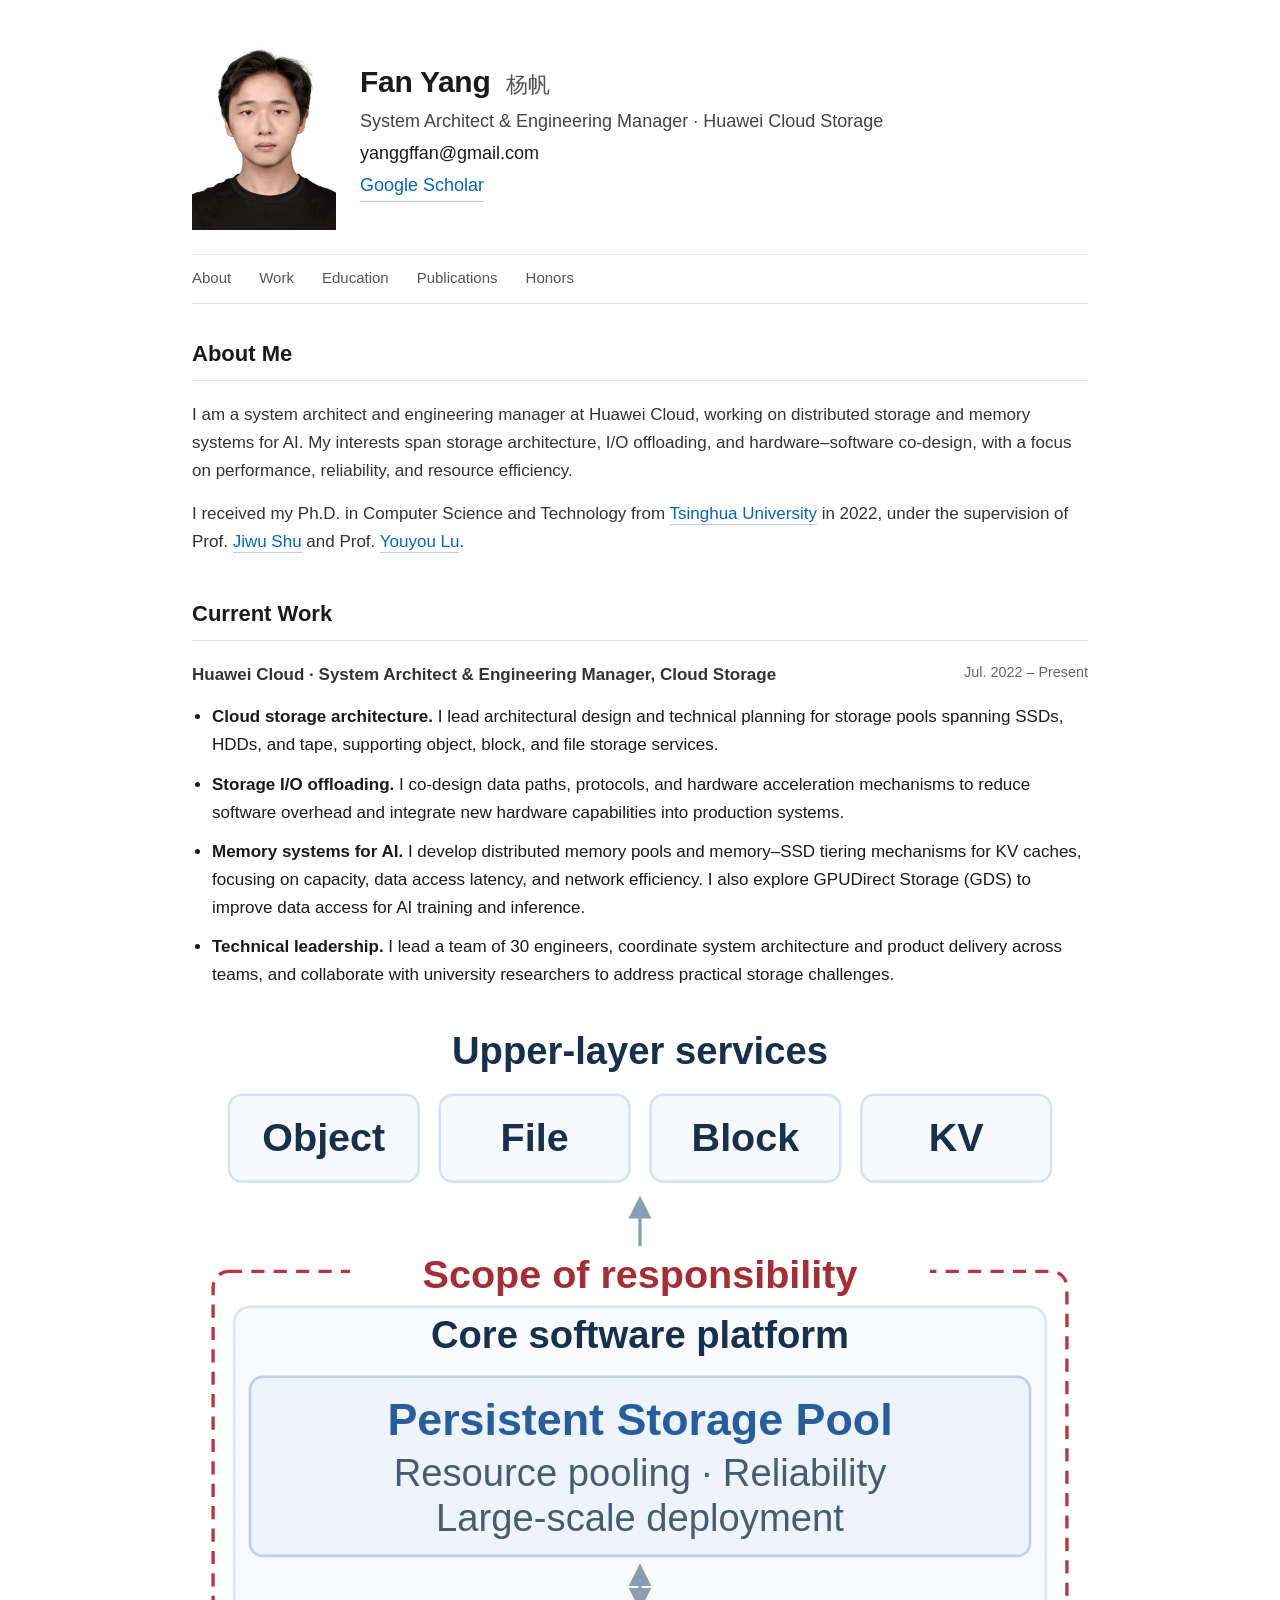
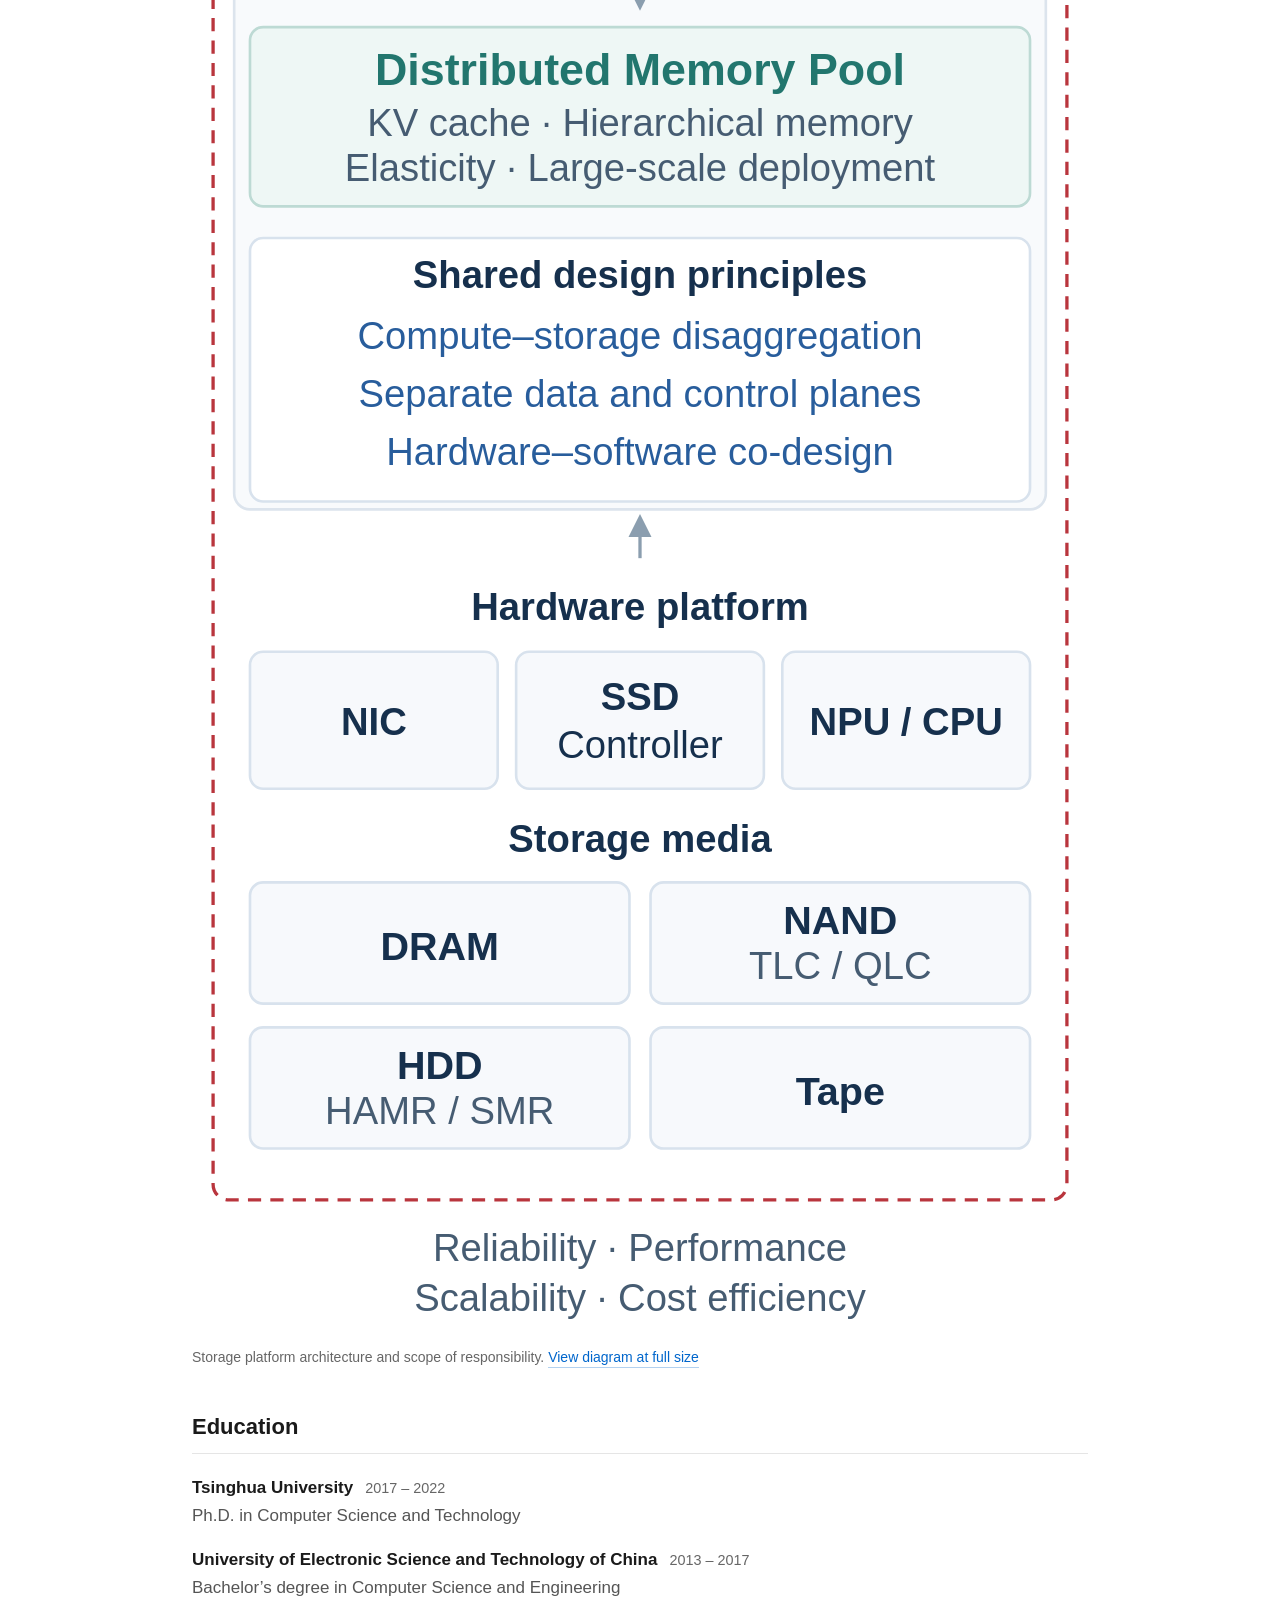
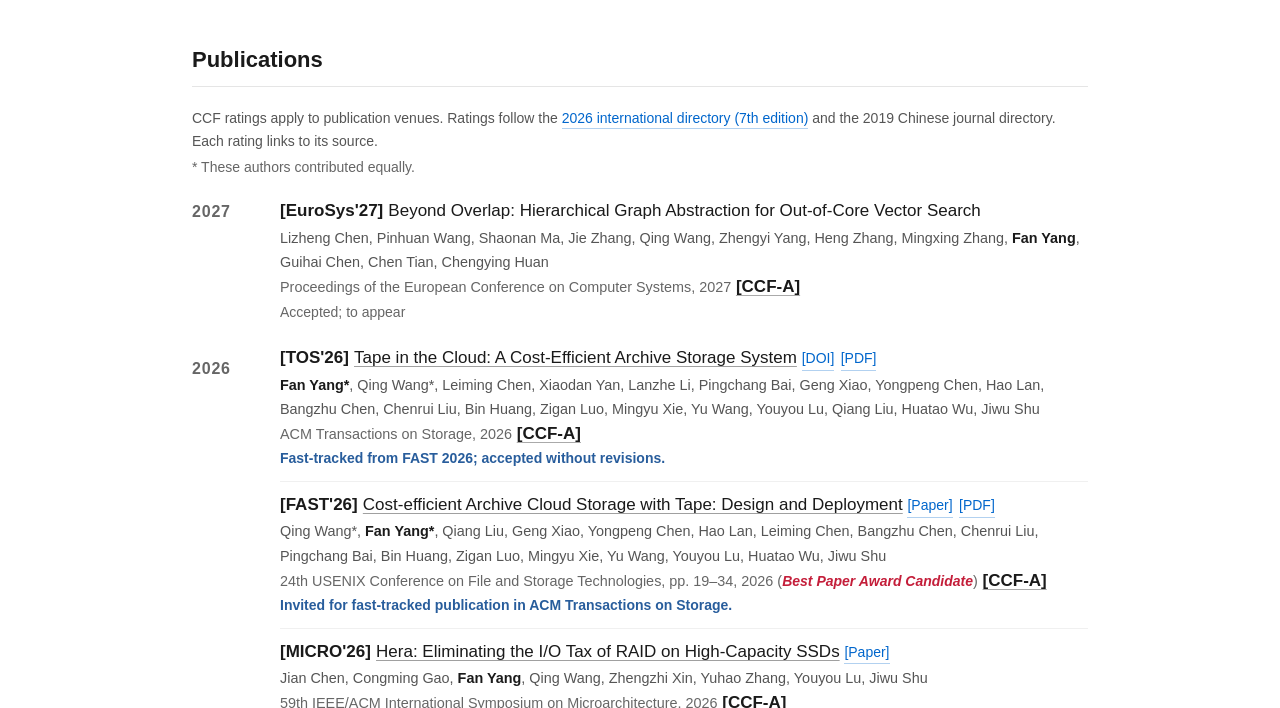
<file: index.html>
<!DOCTYPE html>
<html lang="en">
<head>
  <meta charset="UTF-8" />
  <meta name="viewport" content="width=device-width, initial-scale=1.0, viewport-fit=cover" />
  <meta name="theme-color" content="#ffffff" />
  <title>Fan Yang (杨帆) | yfrank1 | AI &amp; Cloud Storage</title>
  <meta name="description" content="Fan Yang is a system architect and engineering manager at Huawei Cloud with a Ph.D. from Tsinghua University. His work focuses on distributed storage, storage I/O offloading, and memory systems for AI." />
  <meta name="keywords" content="Fan Yang, 杨帆, Huawei Cloud, Tsinghua University, distributed storage, storage architecture, I/O offload, persistent memory, KV cache" />
  <meta name="author" content="Fan Yang" />
  <link rel="canonical" href="https://yfrank1.github.io/" />
  <meta property="og:type" content="website" />
  <meta property="og:url" content="https://yfrank1.github.io/" />
  <meta property="og:title" content="Fan Yang (杨帆) | yfrank1 | AI &amp; Cloud Storage" />
  <meta property="og:description" content="Fan Yang is a system architect and engineering manager at Huawei Cloud specializing in distributed storage, hardware–software co-design, and memory systems for AI." />
  <meta property="og:image" content="https://yfrank1.github.io/assets/social-card.png?v=20261113" />
  <meta property="og:image:type" content="image/png" />
  <meta property="og:image:width" content="1200" />
  <meta property="og:image:height" content="630" />
  <meta property="og:image:alt" content="Fan Yang — AI &amp; Cloud Storage" />
  <meta property="og:locale" content="en_US" />
  <meta name="twitter:card" content="summary_large_image" />
  <meta name="twitter:title" content="Fan Yang (杨帆) | yfrank1 | AI &amp; Cloud Storage" />
  <meta name="twitter:description" content="Fan Yang is a system architect and engineering manager at Huawei Cloud specializing in distributed storage, hardware–software co-design, and memory systems for AI." />
  <meta name="twitter:image" content="https://yfrank1.github.io/assets/social-card.png?v=20261113" />
  <meta name="twitter:image:alt" content="Fan Yang — AI &amp; Cloud Storage" />
  <link rel="icon" href="assets/favicon.svg" type="image/svg+xml" />
  <link rel="icon" href="assets/favicon-48.png" type="image/png" sizes="48x48" />
  <link rel="stylesheet" href="style.css?v=20261011" />
  <script type="application/ld+json">
  {
    "@context": "https://schema.org",
    "@type": "Person",
    "name": "Fan Yang",
    "alternateName": "杨帆",
    "jobTitle": "System Architect and Engineering Manager, Cloud Storage",
    "worksFor": {
      "@type": "Organization",
      "name": "Huawei Cloud"
    },
    "alumniOf": [
      {"@type": "CollegeOrUniversity", "name": "Tsinghua University"},
      {"@type": "CollegeOrUniversity", "name": "University of Electronic Science and Technology of China"}
    ],
    "url": "https://yfrank1.github.io/",
    "image": "https://yfrank1.github.io/assets/yf-portrait-432.webp",
    "email": "mailto:yanggffan@gmail.com",
    "sameAs": ["https://storage.cs.tsinghua.edu.cn/~yf/", "https://scholar.google.com/citations?user=eyyrEU0AAAAJ&hl=en"],
    "knowsAbout": ["distributed storage", "storage architecture", "storage I/O offload", "hardware–software co-design", "persistent memory", "KV cache", "memory pooling"]
  }
  </script>
</head>
<body>
  <a class="skip-link" href="#main">Skip to content</a>
  <div class="page-wrap">
    <header class="header-flex">
      <img src="assets/yf-portrait-288.webp" srcset="assets/yf-portrait-288.webp 288w, assets/yf-portrait-432.webp 432w"
        sizes="(max-width: 567px) 88px, (min-width: 768px) 144px, 112px"
        alt="Fan Yang" class="profile-portrait" width="288" height="395" fetchpriority="high" />
      <div class="info">
        <h1>Fan Yang <span class="name-zh" lang="zh-CN">杨帆</span></h1>
        <p>System Architect &amp; Engineering Manager · Huawei Cloud Storage</p>
        <p><a href="mailto:yanggffan@gmail.com" class="email-link">yanggffan@gmail.com</a></p>
        <p class="profile-links">
          <a href="https://scholar.google.com/citations?user=eyyrEU0AAAAJ&amp;hl=en" target="_blank" rel="noopener noreferrer" class="blue-tag">Google Scholar</a>
        </p>
      </div>
    </header>
    <nav class="section-nav" aria-label="Page sections">
      <a href="#about">About</a>
      <a href="#work">Work</a>
      <a href="#education">Education</a>
      <a href="#publications">Publications</a>
      <a href="#awards">Honors</a>
    </nav>
    <main id="main">
      <section id="about">
        <h2>About Me</h2>
        <p>I am a system architect and engineering manager at Huawei Cloud, working on distributed storage and memory systems for AI.
          My interests span storage architecture, I/O offloading, and hardware–software co-design,
          with a focus on performance, reliability, and resource efficiency.</p>
        <p>I received my Ph.D. in Computer Science and Technology from <a href="https://www.tsinghua.edu.cn/en/" class="blue-tag">Tsinghua University</a>
          in 2022, under the supervision of Prof. <a href="https://storage.cs.tsinghua.edu.cn/~jiwu-shu/" class="blue-tag">Jiwu Shu</a>
          and Prof. <a href="https://storage.cs.tsinghua.edu.cn/~lu/" class="blue-tag">Youyou Lu</a>.</p>
      </section>
      <section id="work">
        <h2>Current Work</h2>
        <p class="experience-heading"><strong>Huawei Cloud · System Architect &amp; Engineering Manager, Cloud Storage</strong><span class="period">Jul. 2022 – Present</span></p>
        <ul class="work-list">
          <li><strong>Cloud storage architecture.</strong> I lead architectural design and technical planning for storage pools spanning SSDs, HDDs, and tape,
            supporting object, block, and file storage services.</li>
          <li><strong>Storage I/O offloading.</strong> I co-design data paths, protocols, and hardware acceleration mechanisms to reduce software overhead
            and integrate new hardware capabilities into production systems.</li>
          <li><strong>Memory systems for AI.</strong> I develop distributed memory pools and memory–SSD tiering mechanisms for KV caches,
            focusing on capacity, data access latency, and network efficiency. I also explore GPUDirect Storage (GDS)
            to improve data access for AI training and inference.</li>
          <li><strong>Technical leadership.</strong> I lead a team of 30 engineers, coordinate system architecture and product delivery across teams,
            and collaborate with university researchers to address practical storage challenges.</li>
        </ul>
        <figure class="work-architecture">
          <a class="work-architecture-image" href="assets/huawei-work-architecture.png?v=20261113" target="_blank" rel="noopener" aria-label="View the storage architecture diagram at full size">
            <picture>
              <source media="(max-width: 567px)" srcset="assets/huawei-work-architecture-mobile.svg?v=20261113" width="680" height="1460" />
              <img src="assets/huawei-work-architecture.svg?v=20261113" width="1800" height="880" loading="lazy" decoding="async"
                alt="Bottom-up architecture: hardware and storage media support the core software platform, which supports object, file, block, and KV services. Upward arrows show this support. The dashed boundary highlights my responsibilities for platform software and co-design across software, hardware, and storage media." />
            </picture>
          </a>
          <figcaption>Storage platform architecture and scope of responsibility. <a href="assets/huawei-work-architecture.png?v=20261113" class="blue-tag" target="_blank" rel="noopener">View diagram at full size</a></figcaption>
        </figure>
      </section>
      <section id="education">
        <h2>Education</h2>
        <ul class="education-list">
          <li><strong>Tsinghua University</strong><span class="period">2017 – 2022</span>
            <span class="education-detail">Ph.D. in Computer Science and Technology</span></li>
          <li><strong>University of Electronic Science and Technology of China</strong><span class="period">2013 – 2017</span>
            <span class="education-detail">Bachelor’s degree in Computer Science and Engineering</span></li>
        </ul>
      </section>
      <section id="publications">
        <h2>Publications</h2>
        <p class="ccf-basis">CCF ratings apply to publication venues. Ratings follow the <a href="https://www.ccf.org.cn/Academic_Evaluation/By_category/" class="blue-tag">2026 international directory (7th edition)</a>
          and the 2019 Chinese journal directory. Each rating links to its source.</p>
        <p class="publication-note">* These authors contributed equally.</p>
        <div id="paper-list" data-state="ready" data-count="13">
<h3>2027</h3>
<ul>
<li><span class="paper-heading"><strong class="paper-venue-tag">[EuroSys&#39;27]</strong><span class="paper-title">Beyond Overlap: Hierarchical Graph Abstraction for Out-of-Core Vector Search</span></span><span class="authors">Lizheng Chen, Pinhuan Wang, Shaonan Ma, Jie Zhang, Qing Wang, Zhengyi Yang, Heng Zhang, Mingxing Zhang, <strong class="highlight">Fan Yang</strong>, Guihai Chen, Chen Tian, Chengying Huan</span><br><span class="venue-full">Proceedings of the European Conference on Computer Systems, 2027</span> <a href="https://www.ccf.org.cn/Academic_Evaluation/By_category/" target="_blank" rel="noopener noreferrer" class="ccf-rating" aria-label="CCF-A classification source for EuroSys&#39;27">[CCF-A]</a><br><span class="paper-note">Accepted; to appear</span></li>
</ul>
<h3>2026</h3>
<ul>
<li><span class="paper-heading"><strong class="paper-venue-tag">[TOS&#39;26]</strong><a href="https://doi.org/10.1145/3849624" target="_blank" rel="noopener noreferrer" class="paper-title">Tape in the Cloud: A Cost-Efficient Archive Storage System</a> <span class="paper-resources"><a href="https://doi.org/10.1145/3849624" target="_blank" rel="noopener noreferrer" class="blue-tag paper-resource" aria-label="DOI: Tape in the Cloud: A Cost-Efficient Archive Storage System">[DOI]</a> <a href="https://dl.acm.org/doi/pdf/10.1145/3849624" target="_blank" rel="noopener noreferrer" class="blue-tag paper-resource" aria-label="PDF: Tape in the Cloud: A Cost-Efficient Archive Storage System">[PDF]</a></span></span><span class="authors"><strong class="highlight">Fan Yang*</strong>, Qing Wang*, Leiming Chen, Xiaodan Yan, Lanzhe Li, Pingchang Bai, Geng Xiao, Yongpeng Chen, Hao Lan, Bangzhu Chen, Chenrui Liu, Bin Huang, Zigan Luo, Mingyu Xie, Yu Wang, Youyou Lu, Qiang Liu, Huatao Wu, Jiwu Shu</span><br><span class="venue-full">ACM Transactions on Storage, 2026</span> <a href="https://www.ccf.org.cn/Academic_Evaluation/By_category/" target="_blank" rel="noopener noreferrer" class="ccf-rating" aria-label="CCF-A classification source for TOS&#39;26">[CCF-A]</a><br><span class="paper-note paper-note-highlight">Fast-tracked from FAST 2026; accepted without revisions.</span></li>
<li><span class="paper-heading"><strong class="paper-venue-tag">[FAST&#39;26]</strong><a href="https://www.usenix.org/conference/fast26/presentation/wang" target="_blank" rel="noopener noreferrer" class="paper-title">Cost-efficient Archive Cloud Storage with Tape: Design and Deployment</a> <span class="paper-resources"><a href="https://www.usenix.org/conference/fast26/presentation/wang" target="_blank" rel="noopener noreferrer" class="blue-tag paper-resource" aria-label="Paper: Cost-efficient Archive Cloud Storage with Tape: Design and Deployment">[Paper]</a> <a href="https://www.usenix.org/system/files/fast26-wang.pdf" target="_blank" rel="noopener noreferrer" class="blue-tag paper-resource" aria-label="PDF: Cost-efficient Archive Cloud Storage with Tape: Design and Deployment">[PDF]</a></span></span><span class="authors">Qing Wang*, <strong class="highlight">Fan Yang*</strong>, Qiang Liu, Geng Xiao, Yongpeng Chen, Hao Lan, Leiming Chen, Bangzhu Chen, Chenrui Liu, Pingchang Bai, Bin Huang, Zigan Luo, Mingyu Xie, Yu Wang, Youyou Lu, Huatao Wu, Jiwu Shu</span><br><span class="venue-full">24th USENIX Conference on File and Storage Technologies, pp. 19–34, 2026 (<strong class="award-inline"><em>Best Paper Award Candidate</em></strong>)</span> <a href="https://www.ccf.org.cn/Academic_Evaluation/By_category/" target="_blank" rel="noopener noreferrer" class="ccf-rating" aria-label="CCF-A classification source for FAST&#39;26">[CCF-A]</a><br><span class="paper-note paper-note-highlight">Invited for fast-tracked publication in ACM Transactions on Storage.</span></li>
<li><span class="paper-heading"><strong class="paper-venue-tag">[MICRO&#39;26]</strong><a href="https://www.microarch.org/micro59/program/" target="_blank" rel="noopener noreferrer" class="paper-title">Hera: Eliminating the I/O Tax of RAID on High-Capacity SSDs</a> <span class="paper-resources"><a href="https://www.microarch.org/micro59/program/" target="_blank" rel="noopener noreferrer" class="blue-tag paper-resource" aria-label="Paper: Hera: Eliminating the I/O Tax of RAID on High-Capacity SSDs">[Paper]</a></span></span><span class="authors">Jian Chen, Congming Gao, <strong class="highlight">Fan Yang</strong>, Qing Wang, Zhengzhi Xin, Yuhao Zhang, Youyou Lu, Jiwu Shu</span><br><span class="venue-full">59th IEEE/ACM International Symposium on Microarchitecture, 2026</span> <a href="https://www.ccf.org.cn/Academic_Evaluation/By_category/" target="_blank" rel="noopener noreferrer" class="ccf-rating" aria-label="CCF-A classification source for MICRO&#39;26">[CCF-A]</a></li>
</ul>
<h3>2022</h3>
<ul>
<li><span class="paper-heading"><strong class="paper-venue-tag">[PACT&#39;22]</strong><a href="https://doi.org/10.1145/3559009.3569676" target="_blank" rel="noopener noreferrer" class="paper-title">Efficient Atomic Durability on eADR-enabled Persistent Memory</a> <span class="paper-resources"><a href="https://doi.org/10.1145/3559009.3569676" target="_blank" rel="noopener noreferrer" class="blue-tag paper-resource" aria-label="DOI: Efficient Atomic Durability on eADR-enabled Persistent Memory">[DOI]</a></span></span><span class="authors">Taiyu Zhou, Yajuan Du, <strong class="highlight">Fan Yang</strong>, Xiaojian Liao, Youyou Lu</span><br><span class="venue-full">31st International Conference on Parallel Architectures and Compilation Techniques, 2022</span> <a href="https://www.ccf.org.cn/Academic_Evaluation/By_category/" target="_blank" rel="noopener noreferrer" class="ccf-rating" aria-label="CCF-B classification source for PACT&#39;22">[CCF-B]</a></li>
</ul>
<h3>2021</h3>
<ul>
<li><span class="paper-heading"><strong class="paper-venue-tag">[ICDE&#39;21]</strong><a href="https://doi.org/10.1109/ICDE51399.2021.00093" target="_blank" rel="noopener noreferrer" class="paper-title">Aria: Tolerating Skewed Workloads in Secure In-memory Key-value Stores</a> <span class="paper-resources"><a href="https://doi.org/10.1109/ICDE51399.2021.00093" target="_blank" rel="noopener noreferrer" class="blue-tag paper-resource" aria-label="DOI: Aria: Tolerating Skewed Workloads in Secure In-memory Key-value Stores">[DOI]</a> <a href="https://storage.cs.tsinghua.edu.cn/papers/icde21-aria.pdf" target="_blank" rel="noopener noreferrer" class="blue-tag paper-resource" aria-label="PDF: Aria: Tolerating Skewed Workloads in Secure In-memory Key-value Stores">[PDF]</a></span></span><span class="authors"><strong class="highlight">Fan Yang</strong>, Youmin Chen, Youyou Lu, Qing Wang, Jiwu Shu</span><br><span class="venue-full">37th IEEE International Conference on Data Engineering, pp. 1020–1031, 2021</span> <a href="https://www.ccf.org.cn/Academic_Evaluation/By_category/" target="_blank" rel="noopener noreferrer" class="ccf-rating" aria-label="CCF-A classification source for ICDE&#39;21">[CCF-A]</a></li>
</ul>
<h3>2020</h3>
<ul>
<li><span class="paper-heading"><strong class="paper-venue-tag">[TOS&#39;20]</strong><a href="https://storage.cs.tsinghua.edu.cn/papers/tos20shieldnvm.pdf" target="_blank" rel="noopener noreferrer" class="paper-title">ShieldNVM: An Efficient and Fast Recoverable System for Secure Non-Volatile Memory</a> <span class="paper-resources"><a href="https://storage.cs.tsinghua.edu.cn/papers/tos20shieldnvm.pdf" target="_blank" rel="noopener noreferrer" class="blue-tag paper-resource" aria-label="PDF: ShieldNVM: An Efficient and Fast Recoverable System for Secure Non-Volatile Memory">[PDF]</a></span></span><span class="authors"><strong class="highlight">Fan Yang</strong>, Youmin Chen, Haiyu Mao, Youyou Lu, Jiwu Shu</span><br><span class="venue-full">ACM Transactions on Storage, 16(2), pp. 1–31, 2020</span> <a href="https://www.ccf.org.cn/Academic_Evaluation/By_category/" target="_blank" rel="noopener noreferrer" class="ccf-rating" aria-label="CCF-A classification source for TOS&#39;20">[CCF-A]</a></li>
<li><span class="paper-heading"><strong class="paper-venue-tag">[CRAD&#39;20]</strong><a href="https://crad.ict.ac.cn/cn/article/doi/10.7544/issn1000-1239.2020.20190820" target="_blank" rel="noopener noreferrer" class="paper-title">Survey on Secure Persistent Memory Storage</a> <span class="paper-resources"><a href="https://crad.ict.ac.cn/cn/article/doi/10.7544/issn1000-1239.2020.20190820" target="_blank" rel="noopener noreferrer" class="blue-tag paper-resource" aria-label="Paper: Survey on Secure Persistent Memory Storage">[Paper]</a> <a href="https://crad.ict.ac.cn/cn/article/pdf/preview/10.7544/issn1000-1239.2020.20190820.pdf" target="_blank" rel="noopener noreferrer" class="blue-tag paper-resource" aria-label="PDF: Survey on Secure Persistent Memory Storage">[PDF]</a></span></span><span class="authors"><strong class="highlight">Fan Yang</strong>, Fei Li, Jiwu Shu</span><br><span class="venue-full">Journal of Computer Research and Development, 57(5): 912–927 (in Chinese), 2020</span> <a href="https://www.ict.ac.cn/xscbw/jsjyjyfz/" target="_blank" rel="noopener noreferrer" class="ccf-rating" aria-label="CCF-A (Chinese journals) classification source for CRAD&#39;20">[CCF-A (Chinese journals)]</a></li>
<li><span class="paper-heading"><strong class="paper-venue-tag">[ACM MM&#39;20]</strong><a href="https://doi.org/10.1145/3394171.3413923" target="_blank" rel="noopener noreferrer" class="paper-title">InvisibleFL: Federated Learning over Non-Informative Intermediate Updates against Multimedia Privacy Leakages</a> <span class="paper-resources"><a href="https://doi.org/10.1145/3394171.3413923" target="_blank" rel="noopener noreferrer" class="blue-tag paper-resource" aria-label="DOI: InvisibleFL: Federated Learning over Non-Informative Intermediate Updates against Multimedia Privacy Leakages">[DOI]</a></span></span><span class="authors">Qiushi Li, Wenwu Zhu, Chao Wu, Xinglin Pan, <strong class="highlight">Fan Yang</strong>, Yuezhi Zhou, Yaoxue Zhang</span><br><span class="venue-full">28th ACM International Conference on Multimedia, pp. 753–762, 2020</span> <a href="https://www.ccf.org.cn/Academic_Evaluation/By_category/" target="_blank" rel="noopener noreferrer" class="ccf-rating" aria-label="CCF-A classification source for ACM MM&#39;20">[CCF-A]</a></li>
<li><span class="paper-heading"><strong class="paper-venue-tag">[DAC&#39;20]</strong><a href="https://storage.cs.tsinghua.edu.cn/papers/dac20-sp3.pdf" target="_blank" rel="noopener noreferrer" class="paper-title">Improving the Concurrency Performance of Persistent Memory Transactions on Multicores</a> <span class="paper-resources"><a href="https://storage.cs.tsinghua.edu.cn/papers/dac20-sp3.pdf" target="_blank" rel="noopener noreferrer" class="blue-tag paper-resource" aria-label="PDF: Improving the Concurrency Performance of Persistent Memory Transactions on Multicores">[PDF]</a></span></span><span class="authors">Qing Wang, Youyou Lu, Zhongjie Wu, <strong class="highlight">Fan Yang</strong>, Jiwu Shu</span><br><span class="venue-full">57th ACM/IEEE Design Automation Conference, pp. 1–6, 2020</span> <a href="https://www.ccf.org.cn/Academic_Evaluation/By_category/" target="_blank" rel="noopener noreferrer" class="ccf-rating" aria-label="CCF-A classification source for DAC&#39;20">[CCF-A]</a></li>
<li><span class="paper-heading"><strong class="paper-venue-tag">[ASPLOS&#39;20]</strong><a href="https://storage.cs.tsinghua.edu.cn/papers/asplos20-flatstore.pdf" target="_blank" rel="noopener noreferrer" class="paper-title">FlatStore: An Efficient Log-Structured Key-Value Storage Engine for Persistent Memory</a> <span class="paper-resources"><a href="https://storage.cs.tsinghua.edu.cn/papers/asplos20-flatstore.pdf" target="_blank" rel="noopener noreferrer" class="blue-tag paper-resource" aria-label="PDF: FlatStore: An Efficient Log-Structured Key-Value Storage Engine for Persistent Memory">[PDF]</a></span></span><span class="authors">Youmin Chen, Youyou Lu, <strong class="highlight">Fan Yang</strong>, Qing Wang, Yang Wang, Jiwu Shu</span><br><span class="venue-full">25th International Conference on Architectural Support for Programming Languages and Operating Systems, 2020</span> <a href="https://www.ccf.org.cn/Academic_Evaluation/By_category/" target="_blank" rel="noopener noreferrer" class="ccf-rating" aria-label="CCF-A classification source for ASPLOS&#39;20">[CCF-A]</a></li>
</ul>
<h3>2019</h3>
<ul>
<li><span class="paper-heading"><strong class="paper-venue-tag">[DAC&#39;19]</strong><a href="https://storage.cs.tsinghua.edu.cn/papers/dac19-ccNVM.pdf" target="_blank" rel="noopener noreferrer" class="paper-title">No Compromises: Secure NVM with Crash Consistency, Write-Efficiency and High-Performance</a> <span class="paper-resources"><a href="https://storage.cs.tsinghua.edu.cn/papers/dac19-ccNVM.pdf" target="_blank" rel="noopener noreferrer" class="blue-tag paper-resource" aria-label="PDF: No Compromises: Secure NVM with Crash Consistency, Write-Efficiency and High-Performance">[PDF]</a></span></span><span class="authors"><strong class="highlight">Fan Yang</strong>, Youyou Lu, Youmin Chen, Haiyu Mao, Jiwu Shu</span><br><span class="venue-full">56th ACM/IEEE Design Automation Conference, pp. 1–6, 2019</span> <a href="https://www.ccf.org.cn/Academic_Evaluation/By_category/" target="_blank" rel="noopener noreferrer" class="ccf-rating" aria-label="CCF-A classification source for DAC&#39;19">[CCF-A]</a></li>
<li><span class="paper-heading"><strong class="paper-venue-tag">[APPT&#39;19]</strong><a href="https://doi.org/10.1007/978-3-030-29611-7_4" target="_blank" rel="noopener noreferrer" class="paper-title">Reducing Rename Overhead in Full-Path-Indexed File System</a> <span class="paper-resources"><a href="https://doi.org/10.1007/978-3-030-29611-7_4" target="_blank" rel="noopener noreferrer" class="blue-tag paper-resource" aria-label="DOI: Reducing Rename Overhead in Full-Path-Indexed File System">[DOI]</a></span></span><span class="authors">Longhua Wang, Youyou Lu, Siyang Li, <strong class="highlight">Fan Yang</strong>, Jiwu Shu</span><br><span class="venue-full">13th International Symposium on Advanced Parallel Processing Technologies, pp. 43–54, 2019</span></li>
</ul>
</div>
      </section>
      <section id="awards">
        <h2>Honors &amp; Awards</h2>
        <ul>
          <li>Best Paper Award Candidate, USENIX FAST <span class="honor-year">2026</span></li>
          <li>Outstanding Graduate, Department of Computer Science, Tsinghua University <span class="honor-year">2022</span></li>
          <li>Tang Lixin Scholarship, Tsinghua University <span class="honor-year">2021</span></li>
          <li>First-Class Comprehensive Scholarship, Tsinghua University <span class="honor-year">2020</span></li>
          <li>Renrendai Scholarship, Department of Computer Science, Tsinghua University <span class="honor-year">2019</span></li>
          <li>Grand Prize Scholarship, Ministry of Education of China <span class="honor-year">2016</span></li>
          <li>National Scholarship, Ministry of Education of China <span class="honor-year">2015</span></li>
          <li>National Scholarship, Ministry of Education of China <span class="honor-year">2014</span></li>
        </ul>
      </section>
    </main>
    <footer><p>© 2026 Fan Yang. Hosted on GitHub Pages.</p></footer>
  </div>
</body>
</html>
</file>
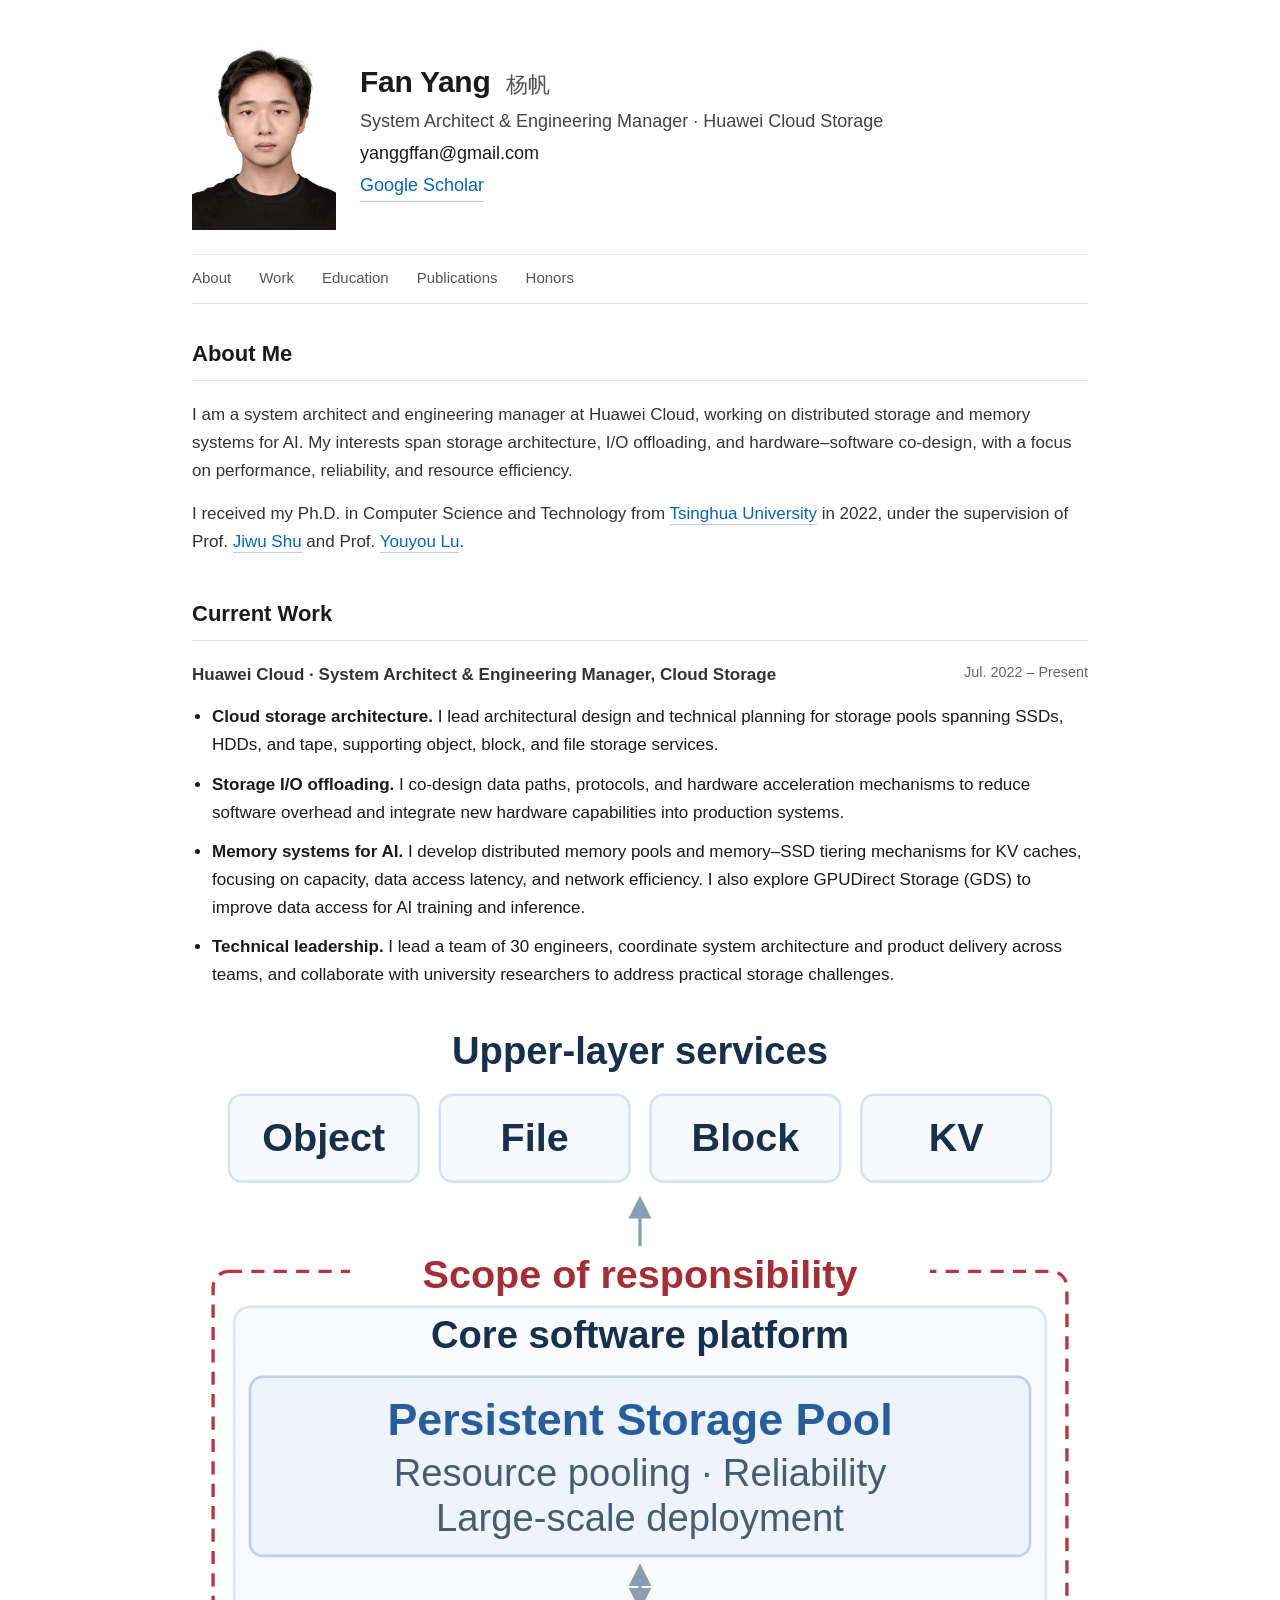
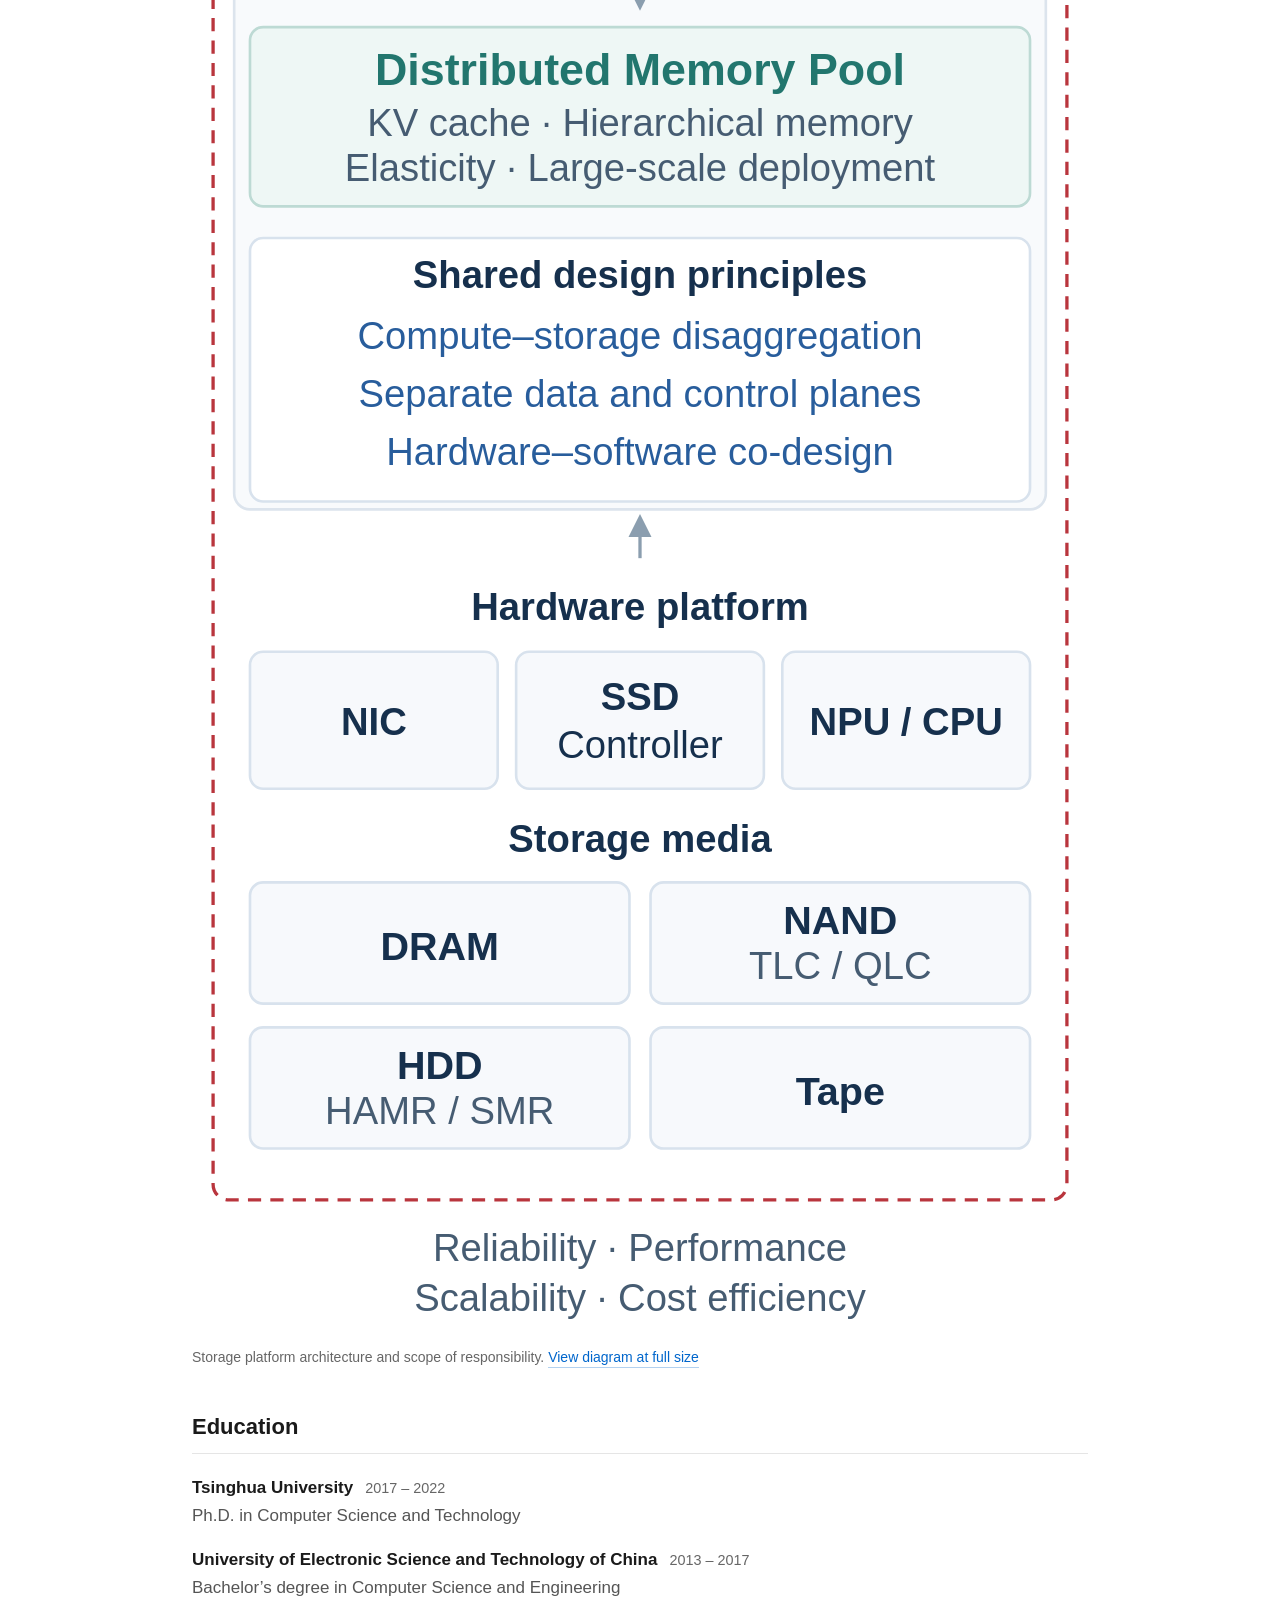
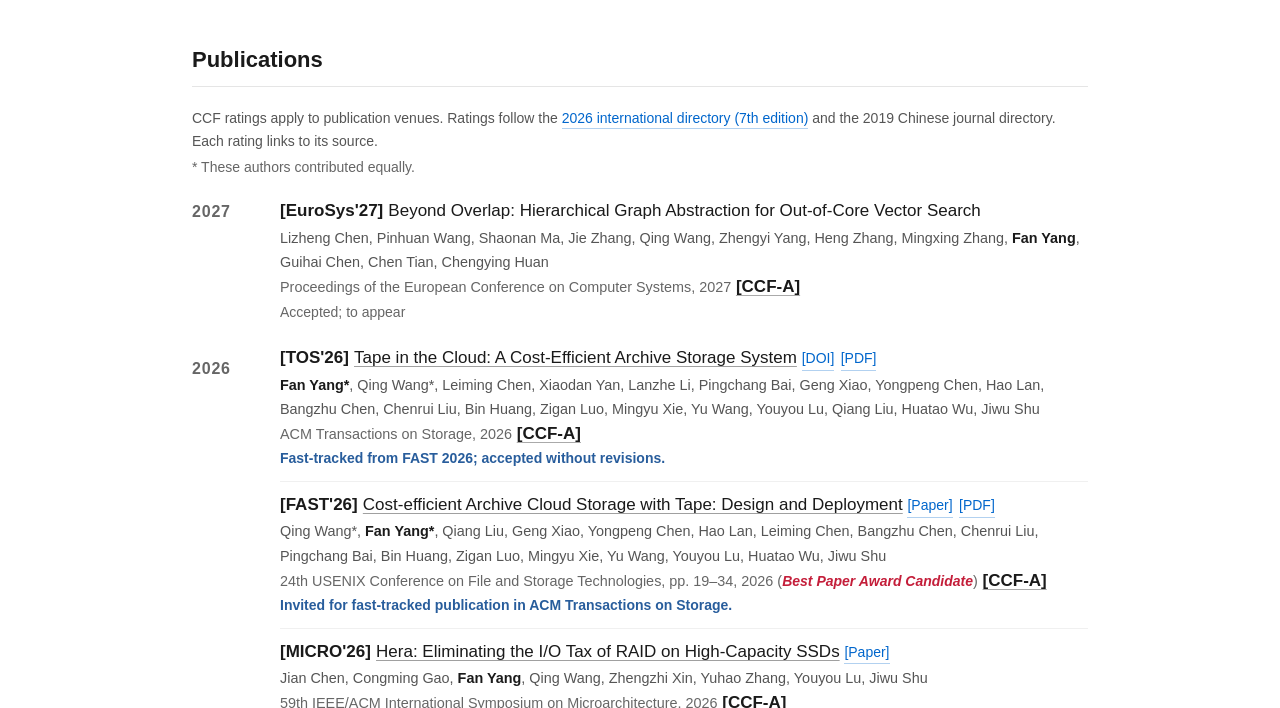
<file: js_index.html>
<!DOCTYPE html>
<html lang="en">
<head>
  <meta charset="UTF-8" />
  <meta name="viewport" content="width=device-width, initial-scale=1.0, viewport-fit=cover" />
  <meta name="theme-color" content="#ffffff" />
  <title>Fan Yang (杨帆) | yfrank1 | AI &amp; Cloud Storage</title>
  <meta name="description" content="Fan Yang is a system architect and engineering manager at Huawei Cloud with a Ph.D. from Tsinghua University. His work focuses on distributed storage, storage I/O offloading, and memory systems for AI." />
  <meta name="keywords" content="Fan Yang, 杨帆, Huawei Cloud, Tsinghua University, distributed storage, storage architecture, I/O offload, persistent memory, KV cache" />
  <meta name="author" content="Fan Yang" />
  <link rel="canonical" href="https://yfrank1.github.io/" />
  <meta property="og:type" content="website" />
  <meta property="og:url" content="https://yfrank1.github.io/" />
  <meta property="og:title" content="Fan Yang (杨帆) | yfrank1 | AI &amp; Cloud Storage" />
  <meta property="og:description" content="Fan Yang is a system architect and engineering manager at Huawei Cloud specializing in distributed storage, hardware–software co-design, and memory systems for AI." />
  <meta property="og:image" content="https://yfrank1.github.io/assets/social-card.png?v=20261113" />
  <meta property="og:image:type" content="image/png" />
  <meta property="og:image:width" content="1200" />
  <meta property="og:image:height" content="630" />
  <meta property="og:image:alt" content="Fan Yang — AI &amp; Cloud Storage" />
  <meta property="og:locale" content="en_US" />
  <meta name="twitter:card" content="summary_large_image" />
  <meta name="twitter:title" content="Fan Yang (杨帆) | yfrank1 | AI &amp; Cloud Storage" />
  <meta name="twitter:description" content="Fan Yang is a system architect and engineering manager at Huawei Cloud specializing in distributed storage, hardware–software co-design, and memory systems for AI." />
  <meta name="twitter:image" content="https://yfrank1.github.io/assets/social-card.png?v=20261113" />
  <meta name="twitter:image:alt" content="Fan Yang — AI &amp; Cloud Storage" />
  <link rel="icon" href="assets/favicon.svg" type="image/svg+xml" />
  <link rel="icon" href="assets/favicon-48.png" type="image/png" sizes="48x48" />
  <link rel="stylesheet" href="style.css?v=20261011" />
  <script type="application/ld+json">
  {
    "@context": "https://schema.org",
    "@type": "Person",
    "name": "Fan Yang",
    "alternateName": "杨帆",
    "jobTitle": "System Architect and Engineering Manager, Cloud Storage",
    "worksFor": {
      "@type": "Organization",
      "name": "Huawei Cloud"
    },
    "alumniOf": [
      {"@type": "CollegeOrUniversity", "name": "Tsinghua University"},
      {"@type": "CollegeOrUniversity", "name": "University of Electronic Science and Technology of China"}
    ],
    "url": "https://yfrank1.github.io/",
    "image": "https://yfrank1.github.io/assets/yf-portrait-432.webp",
    "email": "mailto:yanggffan@gmail.com",
    "sameAs": ["https://storage.cs.tsinghua.edu.cn/~yf/", "https://scholar.google.com/citations?user=eyyrEU0AAAAJ&hl=en"],
    "knowsAbout": ["distributed storage", "storage architecture", "storage I/O offload", "hardware–software co-design", "persistent memory", "KV cache", "memory pooling"]
  }
  </script>
</head>
<body>
  <a class="skip-link" href="#main">Skip to content</a>
  <div class="page-wrap">
    <header class="header-flex">
      <img src="assets/yf-portrait-288.webp" srcset="assets/yf-portrait-288.webp 288w, assets/yf-portrait-432.webp 432w"
        sizes="(max-width: 567px) 88px, (min-width: 768px) 144px, 112px"
        alt="Fan Yang" class="profile-portrait" width="288" height="395" fetchpriority="high" />
      <div class="info">
        <h1>Fan Yang <span class="name-zh" lang="zh-CN">杨帆</span></h1>
        <p>System Architect &amp; Engineering Manager · Huawei Cloud Storage</p>
        <p><a href="mailto:yanggffan@gmail.com" class="email-link">yanggffan@gmail.com</a></p>
        <p class="profile-links">
          <a href="https://scholar.google.com/citations?user=eyyrEU0AAAAJ&amp;hl=en" target="_blank" rel="noopener noreferrer" class="blue-tag">Google Scholar</a>
        </p>
      </div>
    </header>
    <nav class="section-nav" aria-label="Page sections">
      <a href="#about">About</a>
      <a href="#work">Work</a>
      <a href="#education">Education</a>
      <a href="#publications">Publications</a>
      <a href="#awards">Honors</a>
    </nav>
    <main id="main">
      <section id="about">
        <h2>About Me</h2>
        <p>I am a system architect and engineering manager at Huawei Cloud, working on distributed storage and memory systems for AI.
          My interests span storage architecture, I/O offloading, and hardware–software co-design,
          with a focus on performance, reliability, and resource efficiency.</p>
        <p>I received my Ph.D. in Computer Science and Technology from <a href="https://www.tsinghua.edu.cn/en/" class="blue-tag">Tsinghua University</a>
          in 2022, under the supervision of Prof. <a href="https://storage.cs.tsinghua.edu.cn/~jiwu-shu/" class="blue-tag">Jiwu Shu</a>
          and Prof. <a href="https://storage.cs.tsinghua.edu.cn/~lu/" class="blue-tag">Youyou Lu</a>.</p>
      </section>
      <section id="work">
        <h2>Current Work</h2>
        <p class="experience-heading"><strong>Huawei Cloud · System Architect &amp; Engineering Manager, Cloud Storage</strong><span class="period">Jul. 2022 – Present</span></p>
        <ul class="work-list">
          <li><strong>Cloud storage architecture.</strong> I lead architectural design and technical planning for storage pools spanning SSDs, HDDs, and tape,
            supporting object, block, and file storage services.</li>
          <li><strong>Storage I/O offloading.</strong> I co-design data paths, protocols, and hardware acceleration mechanisms to reduce software overhead
            and integrate new hardware capabilities into production systems.</li>
          <li><strong>Memory systems for AI.</strong> I develop distributed memory pools and memory–SSD tiering mechanisms for KV caches,
            focusing on capacity, data access latency, and network efficiency. I also explore GPUDirect Storage (GDS)
            to improve data access for AI training and inference.</li>
          <li><strong>Technical leadership.</strong> I lead a team of 30 engineers, coordinate system architecture and product delivery across teams,
            and collaborate with university researchers to address practical storage challenges.</li>
        </ul>
        <figure class="work-architecture">
          <a class="work-architecture-image" href="assets/huawei-work-architecture.png?v=20261113" target="_blank" rel="noopener" aria-label="View the storage architecture diagram at full size">
            <picture>
              <source media="(max-width: 567px)" srcset="assets/huawei-work-architecture-mobile.svg?v=20261113" width="680" height="1460" />
              <img src="assets/huawei-work-architecture.svg?v=20261113" width="1800" height="880" loading="lazy" decoding="async"
                alt="Bottom-up architecture: hardware and storage media support the core software platform, which supports object, file, block, and KV services. Upward arrows show this support. The dashed boundary highlights my responsibilities for platform software and co-design across software, hardware, and storage media." />
            </picture>
          </a>
          <figcaption>Storage platform architecture and scope of responsibility. <a href="assets/huawei-work-architecture.png?v=20261113" class="blue-tag" target="_blank" rel="noopener">View diagram at full size</a></figcaption>
        </figure>
      </section>
      <section id="education">
        <h2>Education</h2>
        <ul class="education-list">
          <li><strong>Tsinghua University</strong><span class="period">2017 – 2022</span>
            <span class="education-detail">Ph.D. in Computer Science and Technology</span></li>
          <li><strong>University of Electronic Science and Technology of China</strong><span class="period">2013 – 2017</span>
            <span class="education-detail">Bachelor’s degree in Computer Science and Engineering</span></li>
        </ul>
      </section>
      <section id="publications">
        <h2>Publications</h2>
        <p class="ccf-basis">CCF ratings apply to publication venues. Ratings follow the <a href="https://www.ccf.org.cn/Academic_Evaluation/By_category/" class="blue-tag">2026 international directory (7th edition)</a>
          and the 2019 Chinese journal directory. Each rating links to its source.</p>
        <p class="publication-note">* These authors contributed equally.</p>
        <div id="paper-list" data-state="loading">
          <p class="paper-list-loading">Loading publications…</p>
        </div>
        <noscript><p>Visit my <a href="https://storage.cs.tsinghua.edu.cn/~yf/">Tsinghua profile</a> to view my publications.</p></noscript>
      </section>
      <section id="awards">
        <h2>Honors &amp; Awards</h2>
        <ul>
          <li>Best Paper Award Candidate, USENIX FAST <span class="honor-year">2026</span></li>
          <li>Outstanding Graduate, Department of Computer Science, Tsinghua University <span class="honor-year">2022</span></li>
          <li>Tang Lixin Scholarship, Tsinghua University <span class="honor-year">2021</span></li>
          <li>First-Class Comprehensive Scholarship, Tsinghua University <span class="honor-year">2020</span></li>
          <li>Renrendai Scholarship, Department of Computer Science, Tsinghua University <span class="honor-year">2019</span></li>
          <li>Grand Prize Scholarship, Ministry of Education of China <span class="honor-year">2016</span></li>
          <li>National Scholarship, Ministry of Education of China <span class="honor-year">2015</span></li>
          <li>National Scholarship, Ministry of Education of China <span class="honor-year">2014</span></li>
        </ul>
      </section>
    </main>
    <footer><p>© 2026 Fan Yang. Hosted on GitHub Pages.</p></footer>
  </div>
  <script src="script.js"></script>
</body>
</html>
</file>
<file: style.css>
/* ===== 基础与排版：极简现代 ===== */
*,
*::before,
*::after {
  box-sizing: border-box;
}

html {
  -webkit-text-size-adjust: 100%;
  scroll-behavior: smooth;
}

body {
  font-family: -apple-system, BlinkMacSystemFont, "Segoe UI", Roboto, "Helvetica Neue", Arial, sans-serif;
  margin: 0;
  padding: 0;
  line-height: 1.6;
  color: #1a1a1a;
  background: #fff;
  font-size: 16px;
}

@media (min-width: 768px) {
  body {
    font-size: 17px;
    line-height: 1.65;
  }
}

/* ===== 布局容器 ===== */
.page-wrap {
  max-width: 56rem;
  margin: 0 auto;
  padding: 0 1.25rem 3rem;
}

@media (min-width: 768px) {
  .page-wrap {
    padding: 0 2rem 4rem;
  }
}

/* ===== 页头 ===== */
.header-flex {
  display: flex;
  align-items: center;
  gap: 1.5rem;
  padding: 2rem 0 1.5rem;
  flex-wrap: wrap;
}

.header-flex .info {
  flex: 1;
  min-width: 0;
  line-height: 1.5;
}

.header-flex h1 {
  margin: 0 0 0.25rem 0;
  font-size: 1.625rem;
  font-weight: 600;
  letter-spacing: -0.01em;
}

@media (min-width: 768px) {
  .header-flex h1 {
    font-size: 1.875rem;
  }
}

.header-flex .info p {
  margin: 0 0 0.25rem 0;
  font-size: 1.0625rem;
  color: #444;
}

.header-flex .info p:last-child {
  margin-bottom: 0;
}

@media (min-width: 768px) {
  .header-flex .info p {
    font-size: 1.125rem;
  }
}

.profile-portrait {
  width: 112px;
  height: auto;
  max-height: none;
  aspect-ratio: auto;
  display: block;
  align-self: center;
  object-fit: contain;
  border-radius: 0;
  flex-shrink: 0;
}

@media (min-width: 768px) {
  .profile-portrait {
    width: 144px;
    height: auto;
  }
}

/* ===== 页内导航 ===== */
.section-nav {
  position: sticky;
  top: 0;
  z-index: 10;
  display: flex;
  flex-wrap: wrap;
  gap: 1.75rem;
  padding: 0.7rem 0;
  margin-bottom: 2rem;
  background: #fff;
  border-top: 1px solid #ececec;
  border-bottom: 1px solid #e2e2e2;
}

.section-nav a {
  color: #555;
  font-size: 0.9375rem;
  font-weight: 500;
  padding: 0;
}

.section-nav a:hover {
  color: #0066cc;
}

/* ===== 主内容区 ===== */
main {
  padding-top: 0;
}

section {
  margin-bottom: 2.5rem;
  scroll-margin-top: 4rem;
}

section:last-of-type {
  margin-bottom: 2rem;
}

/* ===== 标题 ===== */
h2 {
  margin: 0 0 1rem 0;
  padding-bottom: 0.5rem;
  font-size: 1.25rem;
  font-weight: 600;
  color: #1a1a1a;
  border-bottom: 1px solid #e5e5e5;
}

@media (min-width: 768px) {
  h2 {
    font-size: 1.375rem;
    margin: 0 0 1.25rem 0;
  }
}

h3 {
  margin: 1.1rem 0 0.35rem 0;
  font-size: 1.125rem;
  font-weight: 600;
  color: #1a1a1a;
}

@media (min-width: 768px) {
  h3 {
    font-size: 1.25rem;
  }
}

/* ===== 正文与列表 ===== */
p {
  margin: 0 0 0.85em 0;
  color: #333;
}

p:last-child {
  margin-bottom: 0;
}

ul {
  margin: 0 0 1em 0;
  padding-left: 1.25rem;
}

/* 段落后的列表：与列表项间距一致，避免“紧贴上文” */
p + ul {
  margin-top: 0.5em;
}

li {
  margin-bottom: 0.35em;
}

li:last-child {
  margin-bottom: 0;
}

/* ===== 链接 ===== */
a {
  text-decoration: none;
  color: #1a1a1a;
  border-bottom: 1px solid transparent;
  transition: color 0.15s, border-color 0.15s;
  padding: 0.1em 0;
}

a:hover {
  color: #0066cc;
  border-bottom-color: #0066cc;
}

a:focus-visible {
  outline: 2px solid #0066cc;
  outline-offset: 2px;
}

.blue-tag {
  color: #0066cc;
  border-bottom-color: rgba(0, 102, 204, 0.3);
}

.blue-tag:hover {
  color: #004499;
  border-bottom-color: #004499;
}

.accent {
  color: #1f77b4;
}

/* ===== 论文与奖项 ===== */
#paper-list {
  display: grid;
  grid-template-columns: 4rem minmax(0, 1fr);
  column-gap: 1.5rem;
}

#paper-list > ul {
  margin: 0 0 1.35rem;
  padding: 0;
  list-style: none;
}

.paper-heading {
  display: block;
  line-height: 1.45;
  margin-bottom: 0.12rem;
}

.paper-title {
  font-weight: 500;
}

a.paper-title {
  text-decoration: underline;
  text-decoration-color: #a0a0a0;
  text-underline-offset: 0.15em;
  text-decoration-thickness: 1px;
  border-bottom: 0;
}

a.paper-title:hover {
  text-decoration-color: currentColor;
}

.paper-resources {
  display: inline-flex;
  flex-wrap: wrap;
  gap: 0.25rem 0.4rem;
  vertical-align: baseline;
}

.paper-resource {
  font-size: 0.875rem;
  white-space: nowrap;
}

.paper-venue-tag {
  font-weight: 650;
  margin-right: 0.3em;
}

.authors {
  display: inline;
  font-size: 0.9rem;
  color: #555;
  line-height: 1.45;
}

.venue-full {
  font-size: 0.9rem;
  color: #666;
  line-height: 1.45;
}

.award-inline {
  font-size: 0.875rem;
  color: #c41e3a;
  font-weight: 600;
  font-style: italic;
}

.award {
  font-size: 0.875rem;
  color: #c41e3a;
  font-weight: 600;
  font-style: italic;
}

.highlight {
  font-weight: 650;
  color: #1a1a1a;
}

/* 论文条目：与正文行高一致，上下 padding 对称 */
#paper-list li {
  margin: 0;
  line-height: 1.45;
  padding: 0.65rem 0;
  border-top: 1px solid #f0f0f0;
}

#paper-list li:first-child {
  border-top: none;
  padding-top: 0;
}

#paper-list li:last-child {
  margin-bottom: 0;
  padding-bottom: 0;
}

/* 年份分组标题 */
#paper-list h3 {
  margin: 0;
  padding-top: 0.65rem;
  font-size: 1rem;
  font-weight: 600;
  color: #666;
  letter-spacing: 0.05em;
  text-transform: uppercase;
}

#paper-list > h3:first-child {
  padding-top: 0;
}

#paper-list > h3:first-child + ul > li:first-child {
  padding-top: 0;
}

/* paper list 加载/错误状态 */
.paper-list-loading,
.paper-list-error {
  color: #666;
  font-style: italic;
}

/* ===== 页脚 ===== */
footer {
  margin-top: 2.5rem;
  padding-top: 1.5rem;
  text-align: center;
  font-size: 0.875rem;
  color: #666;
  border-top: 1px solid #eee;
}

footer p {
  margin: 0;
  color: #666;
}

/* ===== Awards 列表 ===== */
#awards ul {
  margin-top: 0.25em;
  margin-bottom: 0;
}
#awards li {
  margin-bottom: 0.4em;
}
#awards li:last-child {
  margin-bottom: 0;
}

/* ===== 移动端：页头与触控优化 ===== */
@media (max-width: 567px) {
  .page-wrap {
    padding-left: 1rem;
    padding-right: 1rem;
  }

  .header-flex {
    flex-direction: column;
    align-items: center;
    text-align: center;
    gap: 1rem;
    padding: 1.25rem 0 1rem;
  }

  .header-flex .info {
    width: 100%;
  }

  .header-flex h1 {
    font-size: 1.5rem;
  }

  .header-flex .info p {
    font-size: 1rem;
  }

  .profile-portrait {
    width: 88px;
    height: auto;
  }

  .section-nav {
    justify-content: space-between;
    gap: 0.5rem;
    margin: 0 -0.15rem 1.75rem;
    padding: 0.65rem 0.15rem;
  }

  .section-nav a {
    font-size: 0.875rem;
  }

  section {
    margin-bottom: 2rem;
  }

  #paper-list {
    display: block;
  }

  #paper-list h3 {
    padding-top: 0;
    margin: 1.75rem 0 0.2rem;
  }

  #paper-list > h3:first-child {
    margin-top: 0;
  }

  #paper-list > ul {
    margin-bottom: 0;
  }

  #paper-list li {
    padding: 0.55rem 0;
  }
}

/* ===== 宽屏 ===== */
.skip-link {
  position: absolute;
  top: -5rem;
  left: 1rem;
  z-index: 20;
  padding: 0.75rem;
  background: #fff;
  color: #0066cc;
}
.skip-link:focus { top: 0.5rem; }
.name-zh { font-size: 0.72em; font-weight: 400; margin-left: 0.35em; color: #555; }
.profile-links { display: flex; gap: 1rem; flex-wrap: wrap; }
.email-link { overflow-wrap: anywhere; }
.experience-heading { display: flex; justify-content: space-between; gap: 0.4rem 1rem; flex-wrap: wrap; }
.period { color: #666; font-size: 0.9rem; white-space: nowrap; }
.work-list li { margin-bottom: 0.65em; }
.work-architecture { margin: 1.5rem 0 0; }
.work-architecture-image { display: block; padding: 0; border: 0; }
.work-architecture picture { display: block; }
.work-architecture img { display: block; width: 100%; height: auto; }
.work-architecture figcaption { margin-top: 0.6rem; color: #666; font-size: 0.875rem; line-height: 1.6; }
.education-list { list-style: none; padding: 0; }
.education-list li { margin-bottom: 1rem; }
.education-list .period { display: inline-block; margin-left: 0.75rem; }
.education-detail { display: block; color: #555; }
.publication-note, .paper-note { font-size: 0.875rem; color: #666; }
.paper-note-highlight { color: #285d9c; font-weight: 600; }
.publication-note { margin-top: -0.5rem; margin-bottom: 1.25rem; }
.honor-year { display: inline-block; color: #666; font-size: 0.9rem; margin-left: 0.5rem; }
.paper-list-loading, .paper-list-error { grid-column: 1 / -1; }
@media (max-width: 567px) {
  .profile-links { justify-content: center; }
  .section-nav a { padding: 0.35rem 0; }
  .work-architecture img { aspect-ratio: 680 / 1460; }
  .education-list .period { display: block; margin-left: 0; }
  section { scroll-margin-top: 7rem; }
}
@media (prefers-reduced-motion: reduce) {
  html { scroll-behavior: auto; }
  a { transition: none; }
}

@media (min-width: 1200px) {
  .page-wrap {
    max-width: 60rem;
  }
}

.ccf-rating { font-weight: 600; }
a.ccf-rating { text-decoration: underline; text-decoration-color: #aaa; text-underline-offset: 0.15em; border-bottom: 0; }
a.ccf-rating:hover { text-decoration-color: currentColor; }
.ccf-basis { font-size: 0.875rem; color: #555; line-height: 1.6; }
</file>
